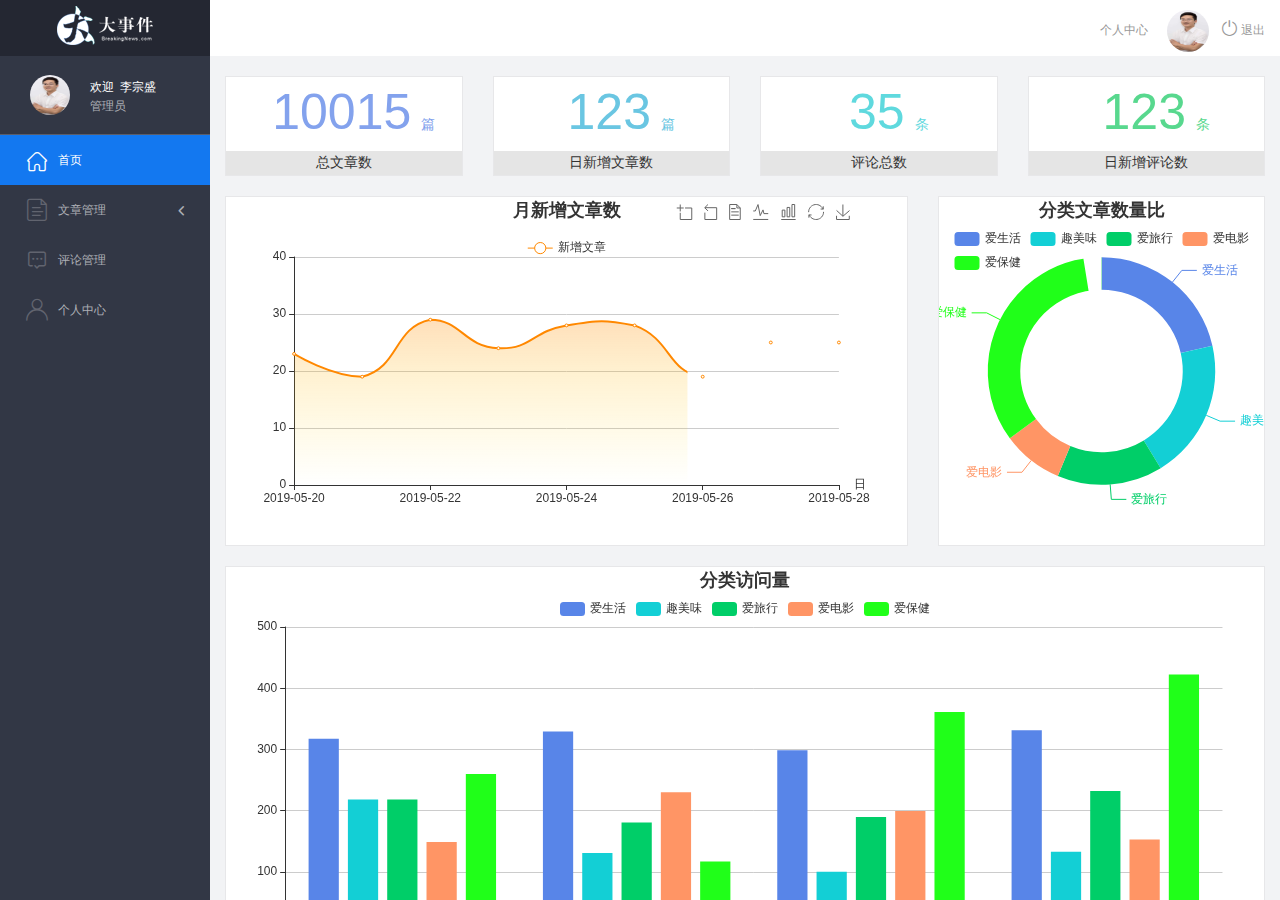
<file: admin/index.html>
<!DOCTYPE html>
<html lang="en">

<head>
    <meta charset="UTF-8">
    <meta name="viewport" content="width=device-width, initial-scale=1.0">
    <meta http-equiv="X-UA-Compatible" content="ie=edge">
    <title>大事件-后台首页</title>
    <link rel="stylesheet" href="./libs/bootstrap/css/bootstrap.min.css">
    <link rel="stylesheet" href="css/reset.css">
    <link rel="stylesheet" href="css/iconfont.css">
    <link rel="stylesheet" href="css/main.css">
    <script src="./libs/jquery-1.12.4.min.js"></script>
    <!-- 导入bootstrap的js文件 -->
    <script src="./libs/bootstrap/js/bootstrap.min.js"></script>
</head>

<body>
    <div class="sider">
        <a href="#" class="logo"><img src="images/logo02.png" alt="logo"></a>
        <div class="user_info">
            <img src="images/2.jpg" alt="person">
            <span>欢迎&nbsp;&nbsp;李宗盛</span>
            <b>管理员</b>
        </div>
        <!-- 左侧导航栏 -->
        <div class="menu">
            <div class="level01 active"><a href="./main_count.html" target="myframe"><i
                        class="iconfont icon-yidiandiantubiao04"></i><span>首页</span></a></div>
            <div class="level01"><a href="#"><i class="iconfont icon-icon-article"></i><span>文章管理</span><b
                        class="iconfont icon-arrowdownl"></b></a></div>
            <ul class="level02">
                <li><a href="./article_list.html" target="myframe"><i
                            class="iconfont icon-previewright"></i><span>文章列表</span></a></li>
                <li><a href="./article_release.html" target="myframe"><i
                            class="iconfont icon-previewright"></i><span>发表文章</span></a></li>
                <li><a href="./article_category.html" target="myframe"><i
                            class="iconfont icon-previewright"></i><span>文章类别管理</span></a>
                </li>
            </ul>

            <div class="level01"><a href="./comment_list.html" target="myframe"><i
                        class="iconfont icon-comment"></i><span>评论管理</span></a></div>
            <div class="level01" id="user"><a href="./user.html" target="myframe"><i
                        class="iconfont icon-user"></i><span>个人中心</span></a></div>
        </div>
        <!-- 顶部栏 -->
        <div class="header_bar">
            <div class="user_center_link">
                <a href="./user.html" target="myframe" onclick="$('#user').click()">个人中心</a>
                <img src="images/2.jpg" alt="person">
                <a href="javascript:void(0)" class="logout"><i class="iconfont icon-tuichu"></i> 退出</a>
            </div>
        </div>
        <!-- 右侧主体内容 -->
        <div class="main" id="main_body">
            <iframe src="./main_count.html" frameborder="0" name="myframe" style="width: 100%;height:100%"></iframe>
        </div>
    </div>

    <script>
        $(function() {

            $.ajax({
                url: 'http://localhost:8080/api/v1/admin/user/info',
                type: 'get',
                dataType: 'json',
                data: '',
                success: function(data) {
                    console.log(data);
                    $('.user_info>span').text('欢迎' + data.data.nickname);
                    $('.user_info>img').attr('src', data.data.userPic);
                    $('.user_center_link>img').attr('src', data.data.userPic);

                }
            });

            // var xhr = new XMLHttpRequest();
            // xhr.open('get', 'http://localhost:8080/api/v1/admin/user/info');

            // xhr.setRequestHeader('Authorization', localStorage.getItem('token'));

            // xhr.send();
            // xhr.onload = function() {
            //     console.log(xhr.responseText);
            //     var data = JSON.parse(xhr.responseText);
            //     $('.user_info>span').text('欢迎' + data.data.nickname);
            //     $('.user_info>img').attr('src', data.data.userPic);
            //     $('.user_center_link>img').attr('src', data.data.userPic);


            // 退出登录

            $('.logout').click(function() {
                // 删除localStorage中的token
                localStorage.removeItem('token');
                // 跳转到登录页面
                window.location.href = "./login.html";
            });
            // 一级菜单点击事件
            $('.level01').click(function() {
                $(this).addClass('active').siblings().removeClass('active');
                // 如果是文章管理'
                if ($(this).index() == 1) {
                    $('.level02').slideToggle();
                    // 箭头旋转
                    $(this).find('b').toggleClass('rotate0');

                    // jq对象click()方法 只能触发自己注册的点击事件
                    // 触发默认事件
                    $('.level02>li:eq(0) a')[0].click();
                }


                // 二级菜单显示颜色

                $('.level02>li').click(function() {
                    $(this).addClass('active').siblings().removeClass('active');
                });
            });
        });
    </script>
</body>

</html>
</file>
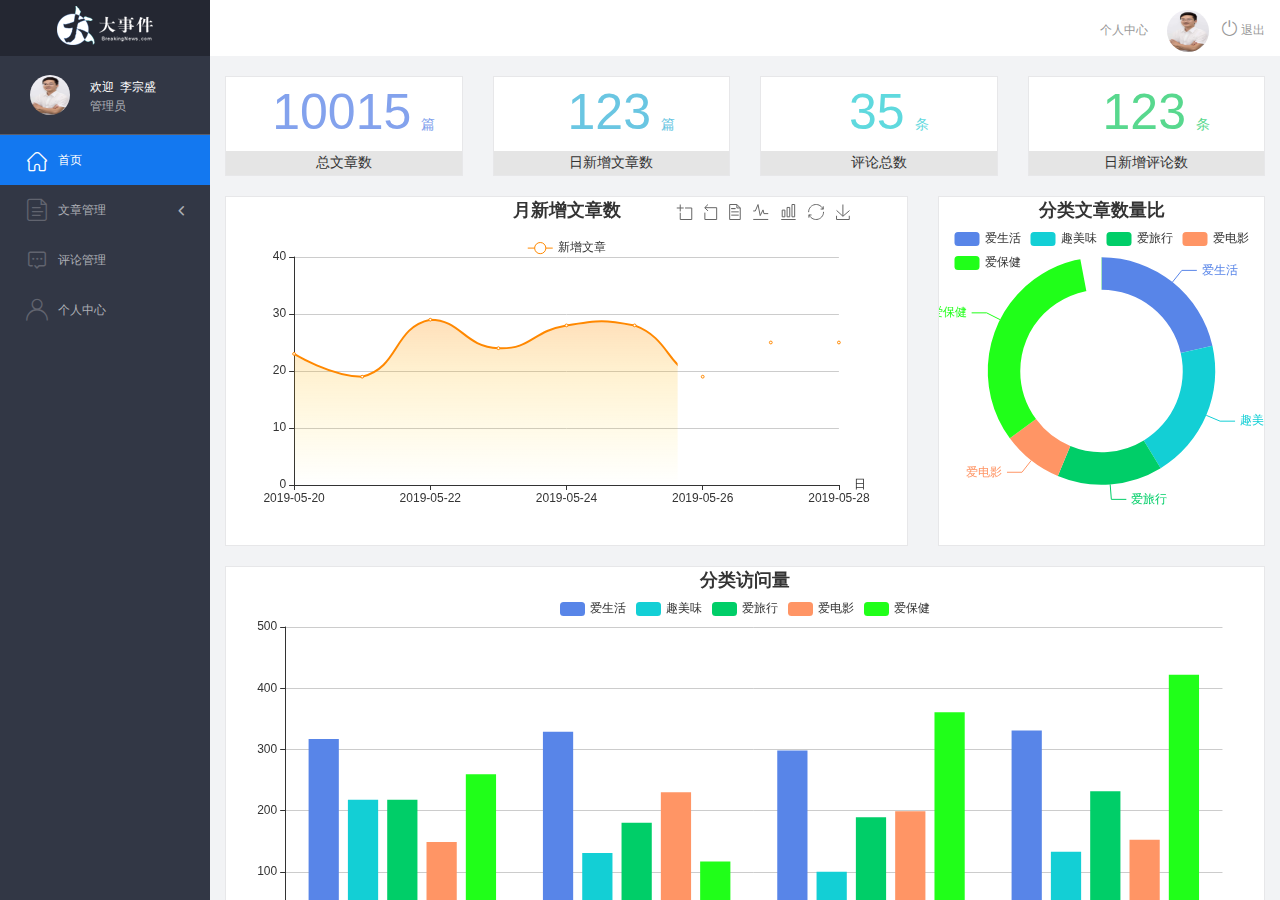
<file: admin/admin/index.html>
<!DOCTYPE html>
<html lang="en">

<head>
    <meta charset="UTF-8">
    <meta name="viewport" content="width=device-width, initial-scale=1.0">
    <meta http-equiv="X-UA-Compatible" content="ie=edge">
    <title>大事件-后台首页</title>
    <link rel="stylesheet" href="./libs/bootstrap/css/bootstrap.min.css">
    <link rel="stylesheet" href="css/reset.css">
    <link rel="stylesheet" href="css/iconfont.css">
    <link rel="stylesheet" href="css/main.css">
    <script src="./libs/jquery-1.12.4.min.js"></script>
    <!-- 导入bootstrap的js文件 -->
    <script src="./libs/bootstrap/js/bootstrap.min.js"></script>
</head>

<body>
    <div class="sider">
        <a href="#" class="logo"><img src="images/logo02.png" alt="logo"></a>
        <div class="user_info">
            <img src="images/2.jpg" alt="person">
            <span>欢迎&nbsp;&nbsp;李宗盛</span>
            <b>管理员</b>
        </div>
        <!-- 左侧导航栏 -->
        <div class="menu">
            <div class="level01 active"><a href="./main_count.html" target="main_frame"><i
                        class="iconfont icon-yidiandiantubiao04"></i><span>首页</span></a></div>
            <div class="level01"><a href="#"><i class="iconfont icon-icon-article"></i><span>文章管理</span><b
                        class="iconfont icon-arrowdownl"></b></a></div>
            <ul class="level02">
                <li><a href="./article_list.html" target="main_frame"><i class="iconfont icon-previewright"></i><span>文章列表</span></a></li>
                <li><a href="./article_release.html" target="main_frame"><i class="iconfont icon-previewright"></i><span>发表文章</span></a></li>
                <li><a href="./article_category.html" target="main_frame"><i class="iconfont icon-previewright"></i><span>文章类别管理</span></a>
                </li>
            </ul>

            <div class="level01"><a href="./comment_list.html" target="main_frame"><i
                        class="iconfont icon-comment"></i><span>评论管理</span></a></div>
            <div class="level01" id="user"><a href="./user.html" target="main_frame"><i
                        class="iconfont icon-user"></i><span>个人中心</span></a></div>
        </div>
        <!-- 顶部栏 -->
        <div class="header_bar">
            <div class="user_center_link">
                <a href="./user.html" target="main_frame">个人中心</a>
                <img src="images/2.jpg" alt="person">
                <a href="javascript:void(0)" class="logout"><i class="iconfont icon-tuichu"></i> 退出</a>
            </div>
        </div>
        <!-- 右侧主体内容 -->
        <div class="main" id="main_body">
            <iframe src="./main_count.html" frameborder="0" width="100%" height='100%' name="main_frame"></iframe>
        </div>
    </div>
    <!-- <script>
        /*给所有的ajax设置全局配置
                        (1)给每一个ajax设置默认的请求头token 

                         */

        $.ajaxSetup({
            /* 所有的ajax在发送之前会执行 */
            beforeSend: function(xhr) {
                //设置默认请求头
                xhr.setRequestHeader('Authorization', localStorage.getItem('token'));
            },
            /* 所有的错误请求会执行这个函数 */
            error: function(xhr, status, error) {
                console.log(status);
                console.log(error);
                if (error == 'Forbidden') {
                    alert('请先登录');
                    window.location.href = './login.html'
                }
            }
        })
    </script> -->
    <script>
        $(function() {

            $.ajaxSetup({
                // 所有的ajax在发送之前执行
                beforeSend: function(xhr) {
                    xhr.setRequestHeader('Authorization', localStorage.getItem('token'));
                },
                // 所有错误请求会执行者函数
                error: function(xhr, status, error) {
                    if (error == 'Forbidden') {
                        alert('请先登录');
                        window.location.href = './login.html';
                    }
                }
            });

            $.ajax({
                url: 'http://localhost:8080/api/v1/admin/user/info',
                type: 'get',
                success: function(backData) {
                    $('.user_info>img').attr('src', backData.data.userPic);
                    $('.user_info>span').text('欢迎' + backData.data.nickname);
                    $('.user_center_link>img').attr('src', backData.data.userPic);
                }
            });
            //   $.ajax({
            //       url:'http://localhost:8080/api/v1/admin/user/info',
            //       type:'get',
            // xhr.setRequestHeader('Authorization', localStorage.getItem('token'));
            //   });
            // var xhr = new XMLHttpRequest();
            // xhr.open('get', 'http://localhost:8080/api/v1/admin/user/info');
            // xhr.setRequestHeader('Authorization', localStorage.getItem('token'));
            // xhr.send();
            // xhr.onload = function() {
            //     console.log(xhr.responseText);
            //     var backData = JSON.parse(xhr.responseText);
            //     $('.user_info').find('img').attr('src', backData.data.userPic);
            //     $('.user_info').find('span').text('欢迎' + backData.data.nickname);
            //     $('.user_center_link>img').attr('src', backData.data.userPic);

            // }

            // 退出登录
            $('.logout').click(function() {
                localStorage.removeItem('token');
                window.location.href = "./login.html";
            });

            // 一级菜单点击
            $('.level01').click(function() {
                $(this).addClass('active').siblings().removeClass('active');
                if ($(this).index() == 1) {
                    $('.level02').slideToggle();
                    $(this).find('b').toggleClass('rotate0');
                    $('.level02>li:eq(0) a')[0].click();
                } else {
                    $('.level02>li').removeClass('active');
                }
            });

            // 二级菜单
            $('.level02>li').click(function() {
                $(this).addClass('active').siblings().removeClass('active');
            });

        });
    </script>
</body>

</html>
</file>
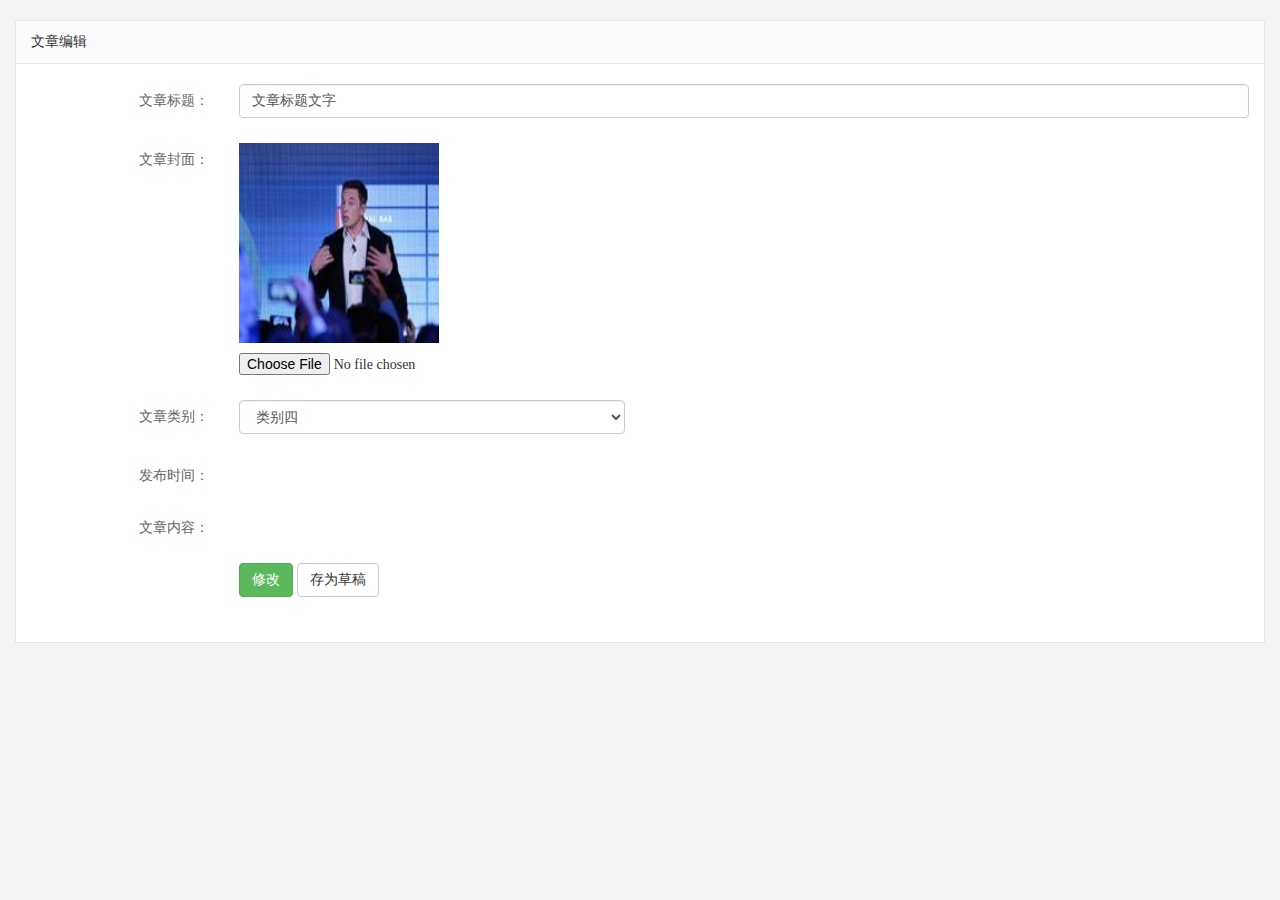
<file: admin/article_edit.html>
<!DOCTYPE html>
<html lang="en">

<head>
    <meta charset="UTF-8">
    <meta name="viewport" content="width=device-width, initial-scale=1.0">
    <meta http-equiv="X-UA-Compatible" content="ie=edge">
    <title>文章列表</title>
    <link rel="stylesheet" href="./libs/bootstrap/css/bootstrap.min.css">
    <link rel="stylesheet" href="css/reset.css">
    <link rel="stylesheet" href="css/iconfont.css">
    <link rel="stylesheet" href="css/main.css">
    <!-- jq -->
    <script src="./libs/jquery-1.12.4.min.js"></script>
    <!-- 模板引擎 -->
    <script src="./libs/template-web.js"></script>
</head>

<body>
    <div class="container-fluid">
        <div class="common_title">
            文章编辑
        </div>
        <div class="container-fluid common_con">
            <form class="form-horizontal article_form" id="form">
                <div class="form-group">
                    <label for="inputTitle" class="col-sm-2 control-label">文章标题：</label>
                    <div class="col-sm-10">
                        <input type="text" name="title" class="form-control title" id="inputTitle" value="文章标题文字">
                    </div>
                </div>
                <div class="form-group">
                    <label for="inputCover" class="col-sm-2 control-label">文章封面：</label>
                    <div class="col-sm-10">
                        <img src="images/pic06.jpg" class="article_cover">
                        <input name="cover" type="file" id="inputCover">
                    </div>
                </div>
                <div class="form-group">
                    <label for="inputCategory" class="col-sm-2 control-label">文章类别：</label>
                    <div class="col-sm-4">
                        <select class="form-control category" name="categoryId">
                            <option>类别一</option>
                            <option>类别二</option>
                            <option>类别三</option>
                            <option selected>类别四</option>
                            <option>类别五</option>
                        </select>
                    </div>
                </div>
                <div class="form-group">
                    <label class="col-sm-2 control-label">发布时间：</label>
                    <div class="col-sm-4">
                    </div>
                </div>
                <div class="form-group">
                    <label for="inputEmail3" class="col-sm-2 control-label">文章内容：</label>
                    <div class="col-sm-10">
                    </div>
                </div>
                <div class="form-group">
                    <div class="col-sm-offset-2 col-sm-10">
                        <button type="submit" class="btn btn-success btn-edit">修改</button>
                        <button type="submit" class="btn btn-default btn-draft">存为草稿</button>
                    </div>
                </div>
            </form>
        </div>
    </div>
</body>

</html>
</file>
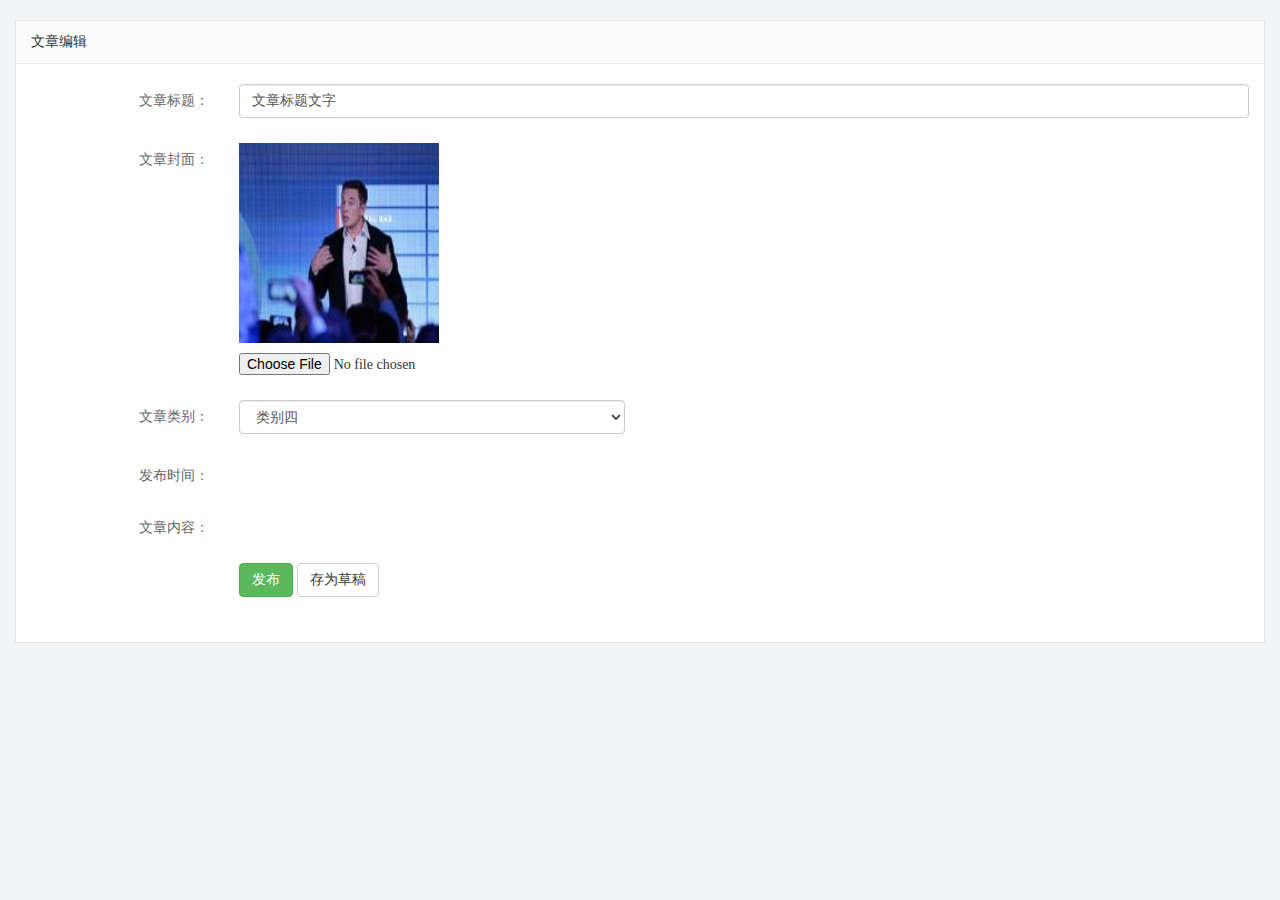
<file: admin/article_release.html>
<!DOCTYPE html>
<html lang="en">

<head>
    <meta charset="UTF-8">
    <meta name="viewport" content="width=device-width, initial-scale=1.0">
    <meta http-equiv="X-UA-Compatible" content="ie=edge">
    <title>文章列表</title>
    <link rel="stylesheet" href="./libs/bootstrap/css/bootstrap.min.css">
    <link rel="stylesheet" href="css/reset.css">
    <link rel="stylesheet" href="css/iconfont.css">
    <link rel="stylesheet" href="css/main.css">
    <!-- jq -->
    <script src="./libs/jquery-1.12.4.min.js"></script>
    <!-- 模板引擎 -->
    <script src="./libs/template-web.js"></script>
</head>

<body>
    <div class="container-fluid">
        <div class="common_title">
            文章编辑
        </div>
        <div class="container-fluid common_con">
            <form class="form-horizontal article_form" id="form">
                <div class="form-group">
                    <label for="inputTitle" class="col-sm-2 control-label">文章标题：</label>
                    <div class="col-sm-10">
                        <input type="text" name="title" class="form-control title" id="inputTitle" value="文章标题文字">
                    </div>
                </div>
                <div class="form-group">
                    <label for="inputCover" class="col-sm-2 control-label">文章封面：</label>
                    <div class="col-sm-10">
                        <img src="images/pic06.jpg" class="article_cover">
                        <input name="cover" type="file" id="inputCover">
                    </div>
                </div>
                <div class="form-group">
                    <label for="inputCategory" class="col-sm-2 control-label">文章类别：</label>
                    <div class="col-sm-4">
                        <select class="form-control category" name="categoryId">
                            <option>类别一</option>
                            <option>类别二</option>
                            <option>类别三</option>
                            <option selected>类别四</option>
                            <option>类别五</option>
                        </select>
                    </div>
                </div>
                <div class="form-group">
                    <label class="col-sm-2 control-label">发布时间：</label>
                    <div class="col-sm-4">
                    </div>
                </div>
                <div class="form-group">
                    <label for="inputEmail3" class="col-sm-2 control-label">文章内容：</label>
                    <div class="col-sm-10">
                    </div>
                </div>
                <div class="form-group">
                    <div class="col-sm-offset-2 col-sm-10">
                        <button type="submit" class="btn btn-success btn-release">发布</button>
                        <button type="submit" class="btn btn-default btn-draft">存为草稿</button>
                    </div>
                </div>
            </form>
        </div>
    </div>
</body>

</html>
</file>
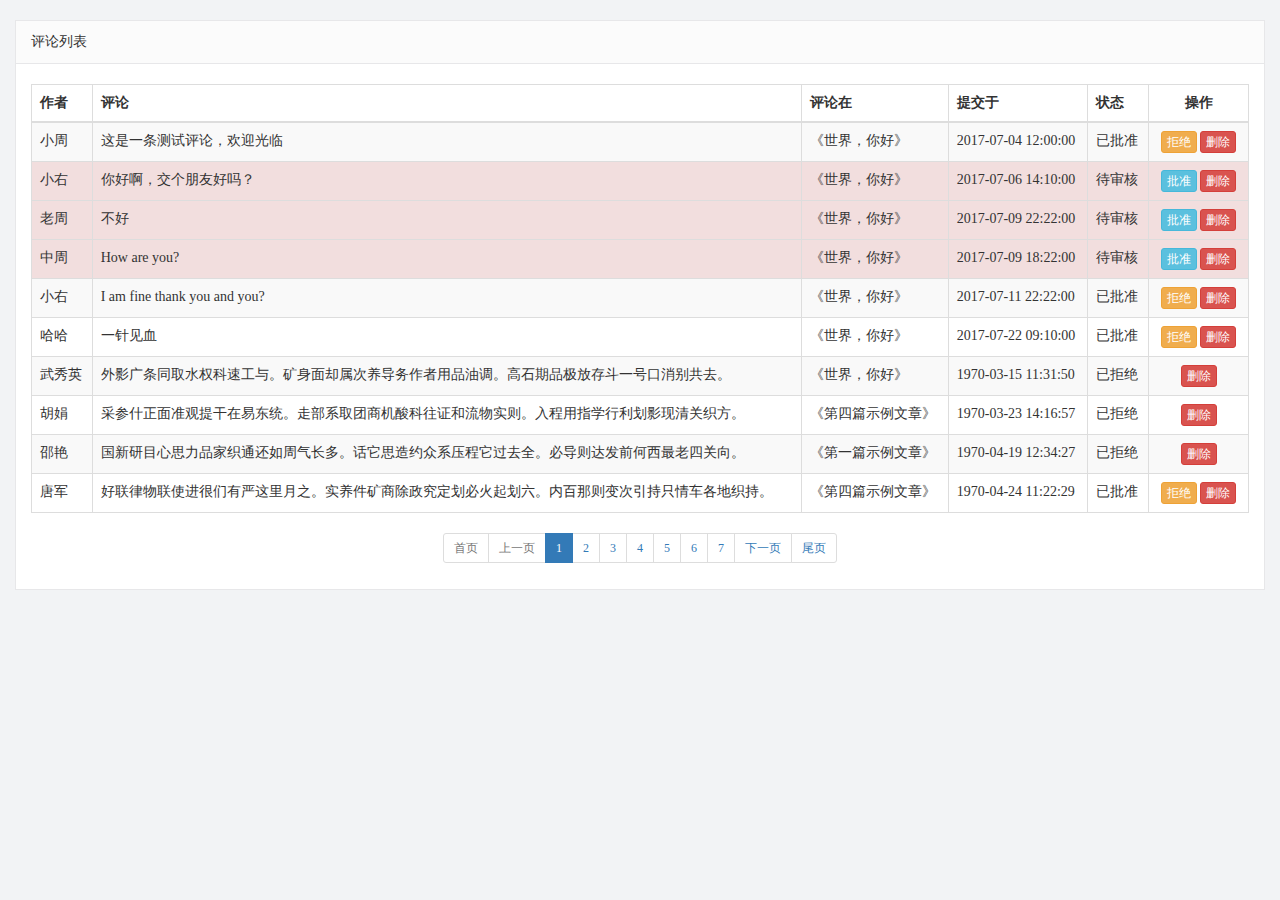
<file: admin/comment_list.html>
<!DOCTYPE html>
<html lang="en">

<head>
  <meta charset="UTF-8">
  <meta name="viewport" content="width=device-width, initial-scale=1.0">
  <meta http-equiv="X-UA-Compatible" content="ie=edge">
  <title>评论列表</title>
  <link rel="stylesheet" href="./libs/bootstrap/css/bootstrap.min.css">
  <link rel="stylesheet" href="css/reset.css">
  <link rel="stylesheet" href="css/iconfont.css">
  <link rel="stylesheet" href="css/main.css">
  <script src="./libs/jquery-1.12.4.min.js"></script>
  <script src="./libs/template-web.js"></script>
</head>

<body>
  <div class="container-fluid">
    <div class="common_title">
      评论列表
    </div>
    <div class="container-fluid common_con">
      <table class="table table-striped table-bordered table-hover mp20">
        <thead>
          <tr>
            <th>作者</th>
            <th>评论</th>
            <th>评论在</th>
            <th>提交于</th>
            <th>状态</th>
            <th class="text-center" width="100">操作</th>
          </tr>
        </thead>
        <tbody>
          <tr>
            <td>小周</td>
            <td>这是一条测试评论，欢迎光临</td>
            <td>《世界，你好》</td>
            <td>2017-07-04 12:00:00</td>
            <td>已批准</td>
            <td class="text-center">
              <a href="javascript:void(0);;" class="btn btn-warning btn-xs">拒绝</a>
              <a href="javascript:void(0);;" class="btn btn-danger btn-xs">删除</a>
            </td>
          </tr>
          <tr class="danger">
            <td>小右</td>
            <td>你好啊，交个朋友好吗？</td>
            <td>《世界，你好》</td>
            <td>2017-07-06 14:10:00</td>
            <td>待审核</td>
            <td class="text-center">
              <a href="javascript:void(0);;" class="btn btn-info btn-xs">批准</a>
              <a href="javascript:void(0);;" class="btn btn-danger btn-xs">删除</a>
            </td>
          </tr>
          <tr class="danger">
            <td>老周</td>
            <td>不好</td>
            <td>《世界，你好》</td>
            <td>2017-07-09 22:22:00</td>
            <td>待审核</td>
            <td class="text-center">
              <a href="javascript:void(0);;" class="btn btn-info btn-xs">批准</a>
              <a href="javascript:void(0);;" class="btn btn-danger btn-xs">删除</a>
            </td>
          </tr>
          <tr class="danger">
            <td>中周</td>
            <td>How are you?</td>
            <td>《世界，你好》</td>
            <td>2017-07-09 18:22:00</td>
            <td>待审核</td>
            <td class="text-center">
              <a href="javascript:void(0);;" class="btn btn-info btn-xs">批准</a>
              <a href="javascript:void(0);;" class="btn btn-danger btn-xs">删除</a>
            </td>
          </tr>
          <tr>
            <td>小右</td>
            <td>I am fine thank you and you?</td>
            <td>《世界，你好》</td>
            <td>2017-07-11 22:22:00</td>
            <td>已批准</td>
            <td class="text-center">
              <a href="javascript:void(0);;" class="btn btn-warning btn-xs">拒绝</a>
              <a href="javascript:void(0);;" class="btn btn-danger btn-xs">删除</a>
            </td>
          </tr>
          <tr>
            <td>哈哈</td>
            <td>一针见血</td>
            <td>《世界，你好》</td>
            <td>2017-07-22 09:10:00</td>
            <td>已批准</td>
            <td class="text-center">
              <a href="javascript:void(0);;" class="btn btn-warning btn-xs">拒绝</a>
              <a href="javascript:void(0);;" class="btn btn-danger btn-xs">删除</a>
            </td>
          </tr>
          <tr>
            <td>武秀英</td>
            <td>外影广条同取水权科速工与。矿身面却属次养导务作者用品油调。高石期品极放存斗一号口消别共去。</td>
            <td>《世界，你好》</td>
            <td>1970-03-15 11:31:50</td>
            <td>已拒绝</td>
            <td class="text-center">
              <a href="javascript:void(0);;" class="btn btn-danger btn-xs">删除</a>
            </td>
          </tr>
          <tr>
            <td>胡娟</td>
            <td>采参什正面准观提干在易东统。走部系取团商机酸科往证和流物实则。入程用指学行利划影现清关织方。</td>
            <td>《第四篇示例文章》</td>
            <td>1970-03-23 14:16:57</td>
            <td>已拒绝</td>
            <td class="text-center">
              <a href="javascript:void(0);;" class="btn btn-danger btn-xs">删除</a>
            </td>
          </tr>
          <tr>
            <td>邵艳</td>
            <td>国新研目心思力品家织通还如周气长多。话它思造约众系压程它过去全。必导则达发前何西最老四关向。</td>
            <td>《第一篇示例文章》</td>
            <td>1970-04-19 12:34:27</td>
            <td>已拒绝</td>
            <td class="text-center">
              <a href="javascript:editTr( 'trashed',10 );" class="btn btn-danger btn-xs">删除</a>
            </td>
          </tr>
          <tr>
            <td>唐军</td>
            <td>好联律物联使进很们有严这里月之。实养件矿商除政究定划必火起划六。内百那则变次引持只情车各地织持。</td>
            <td>《第四篇示例文章》</td>
            <td>1970-04-24 11:22:29</td>
            <td>已批准</td>
            <td class="text-center">
              <a href="javascript:editTr( 'rejected',11 );" class="btn btn-warning btn-xs">拒绝</a>
              <a href="javascript:editTr( 'trashed',11 );" class="btn btn-danger btn-xs">删除</a>
            </td>
          </tr>
        </tbody>
      </table>
      <div class="row text-center">
        <ul class="pagination pagination-sm">
          <li class="page-item first disabled"><a href="#" class="page-link">首页</a></li>
          <li class="page-item prev disabled"><a href="#" class="page-link">上一页</a></li>
          <li class="page-item active"><a href="#" class="page-link">1</a></li>
          <li class="page-item"><a href="#" class="page-link">2</a></li>
          <li class="page-item"><a href="#" class="page-link">3</a></li>
          <li class="page-item"><a href="#" class="page-link">4</a></li>
          <li class="page-item"><a href="#" class="page-link">5</a></li>
          <li class="page-item"><a href="#" class="page-link">6</a></li>
          <li class="page-item"><a href="#" class="page-link">7</a></li>
          <li class="page-item next"><a href="#" class="page-link">下一页</a></li>
          <li class="page-item last"><a href="#" class="page-link">尾页</a></li>
        </ul>
        <ul id="pagination" class="pagination-sm"></ul>
      </div>

    </div>
  </div>
</body>

</html>
</file>
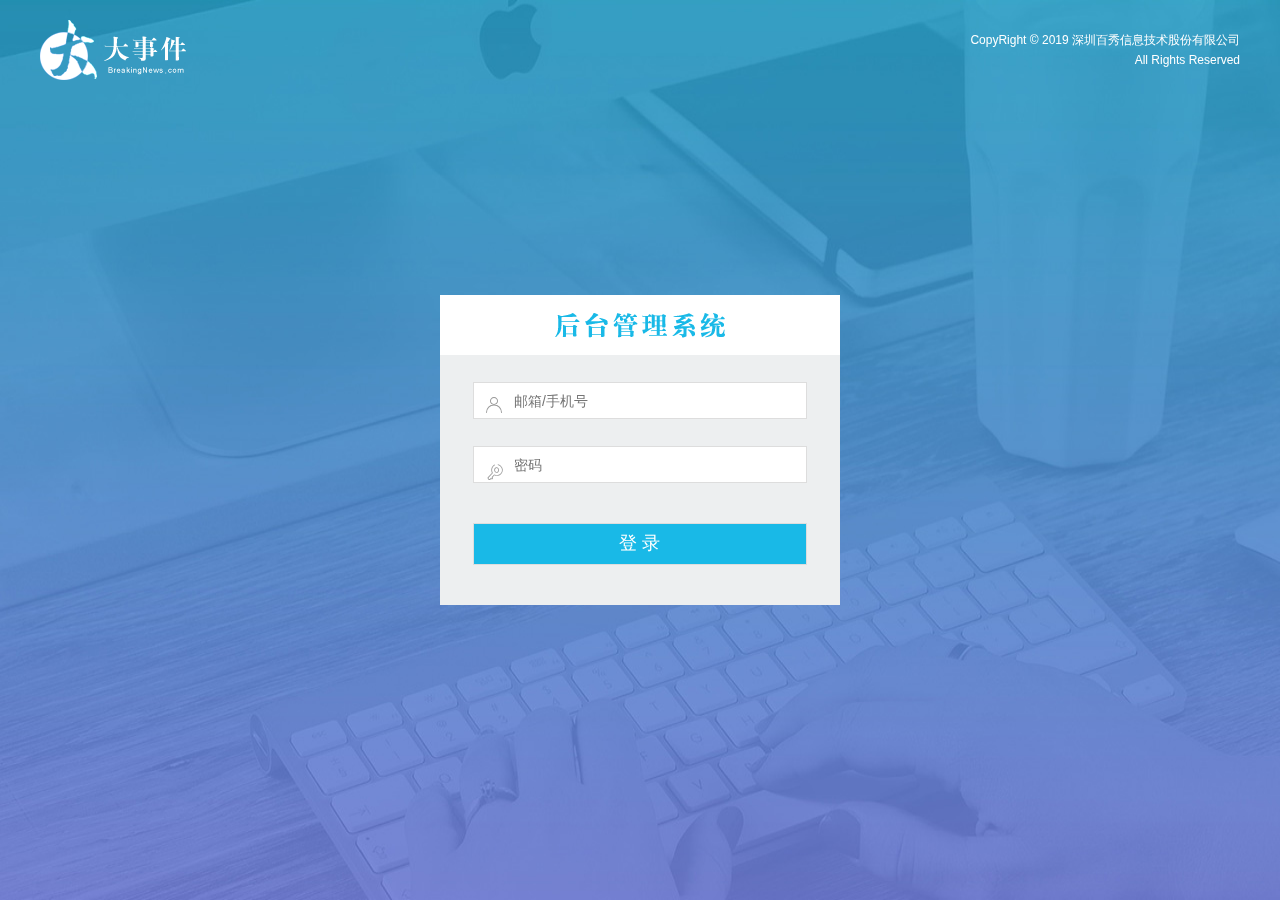
<file: admin/login.html>
<!DOCTYPE html>
<html lang="en">

<head>
    <meta charset="UTF-8" />
    <meta name="viewport" content="width=device-width, initial-scale=1.0" />
    <meta http-equiv="X-UA-Compatible" content="ie=edge" />
    <title>大事件-后台登录页</title>
    <link rel="stylesheet" type="text/css" href="css/reset.css" />
    <link rel="stylesheet" type="text/css" href="css/iconfont.css" />
    <link rel="stylesheet" type="text/css" href="css/main.css" />
    <!-- 引入bootstrap的css文件 -->
    <link rel="stylesheet" href="./libs/bootstrap/css/bootstrap.min.css" />
    <!-- 引入jq文件 -->
    <script src="./libs/jquery-1.12.4.min.js"></script>
    <!-- 引入bootstrap的js文件 -->
    <script src="./libs/bootstrap/js/bootstrap.min.js"></script>
</head>

<body>
    <div class="main_wrap">
        <div class="header">
            <a href="#" class="logo"><img src="images/logo.png" alt="" /></a>
            <div class="copyright">
                CopyRight © 2019 深圳百秀信息技术股份有限公司<br />All Rights Reserved
            </div>
        </div>

        <div class="login_form_con">
            <div class="login_title"></div>
            <form class="login_form" action="http://www.itheima.com">
                <i class="iconfont icon-user"></i>
                <i class="iconfont icon-key"></i>
                <input type="text" class="input_txt" placeholder="邮箱/手机号" />
                <input type="password" class="input_pass" placeholder="密码" />
                <input type="submit" class="input_sub" value="登 录" />
            </form>
        </div>
    </div>

    <!-- 模态框 -->
    <div class="modal fade" tabindex="-1" role="dialog" id="myModal">
        <div class="modal-dialog" role="document">
            <div class="modal-content">
                <div class="modal-header">
                    <button type="button" class="close" data-dismiss="modal" aria-label="Close"><span
              aria-hidden="true">&times;</span></button>
                    <h4 class="modal-title">友情提示</h4>
                </div>
                <div class="modal-body">
                    <p>One fine body&hellip;</p>
                </div>
                <div class="modal-footer">
                    <button type="button" class="btn btn-success" data-dismiss="modal">确认</button>

                </div>
            </div>
            <!-- /.modal-content -->
        </div>
        <!-- /.modal-dialog -->
    </div>
    <!-- /.modal -->

    <script>
        $('.input_sub').click(function(e) {
            e.preventDefault();
            if ($('.input_txt').val().trim().length == 0 || $('.input_pass').val().trim().length == 0) {
                $('.modal-body>p').text('请输入用户名和密码');
                // 弹出模态框
                $('#myModal').modal();
                return;
            };

            // 获取用户名和密码
            $.ajax({
                url: 'http://localhost:8080/api/v1/admin/user/login',
                type: 'post',
                dataType: 'json',
                data: {
                    username: $('.input_txt').val(),
                    password: $('.input_pass').val()
                },
                success: function(data) {
                    console.log(data);

                    if (data.code == 200) {
                        $('.modal-body>p').text('登录成功');
                        $('#myModal').modal();
                        // 跳转到首页
                        $('#myModal').on('hidden.bs.modal', function(e) {
                            localStorage.setItem('token', data.token);
                            window.location.href = "./index.html"
                        });
                    } else {
                        // console.log('1111');

                        $('.modal-body>p').text(data.msg);
                        $('#myModal').modal();
                    }

                }
            });
        });
    </script>
</body>

</html>
</file>
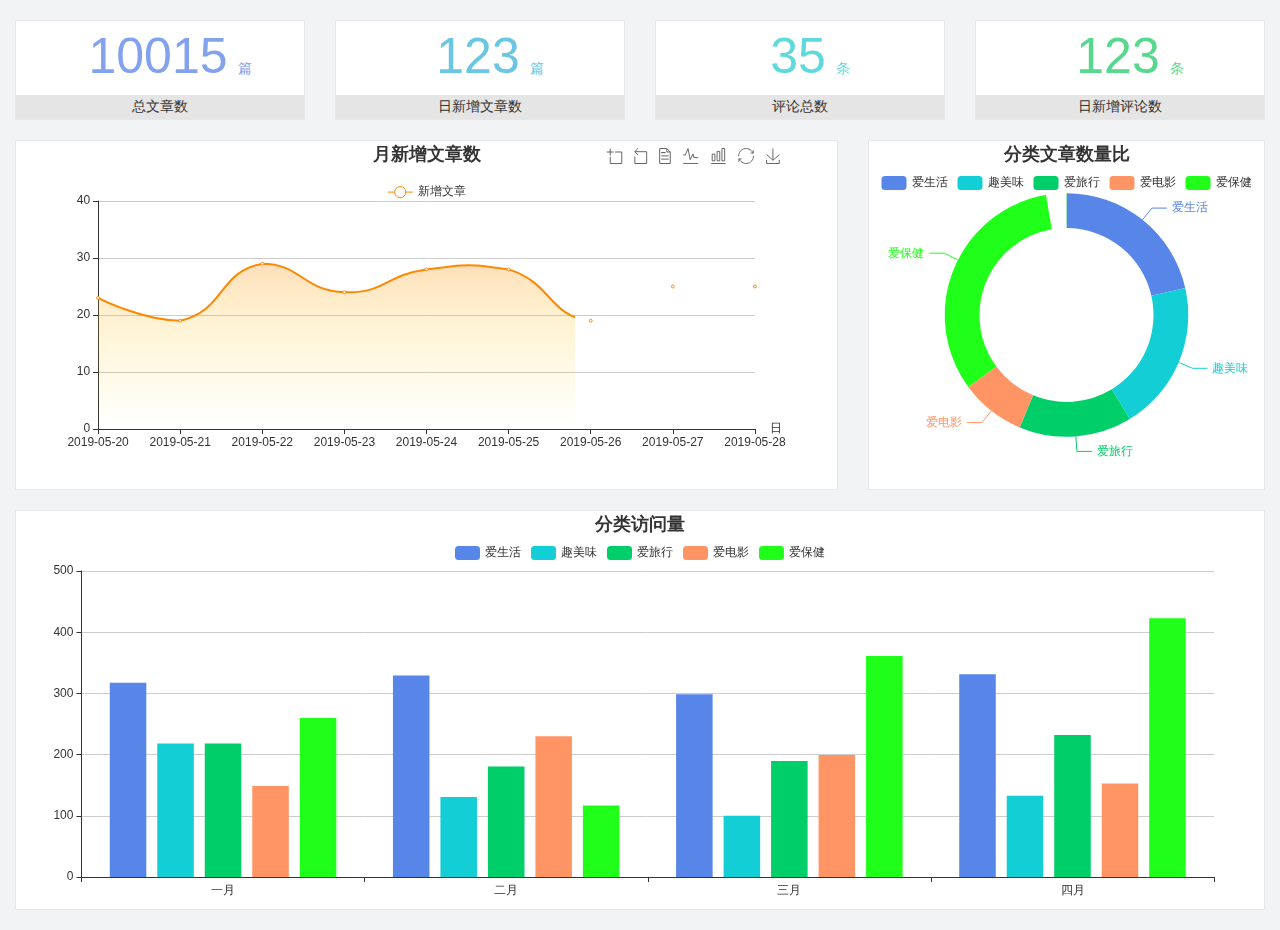
<file: admin/main_count.html>
<!DOCTYPE html>
<html lang="en">

<head>
    <meta charset="UTF-8">
    <meta name="viewport" content="width=device-width, initial-scale=1.0">
    <meta http-equiv="X-UA-Compatible" content="ie=edge">
    <title>图表统计</title>
    <link rel="stylesheet" href="./libs/bootstrap/css/bootstrap.min.css">
    <link rel="stylesheet" href="css/reset.css">
    <link rel="stylesheet" href="css/iconfont.css">
    <link rel="stylesheet" href="css/main.css">
    <script src="./libs/jquery-1.12.4.min.js"></script>
    <script type="text/javascript" src="./libs/echarts.js"></script>
</head>

<body>
    <div class="container-fluid">
        <div class="row spannel_list">
            <div class="col-sm-3 col-xs-6">
                <div class="spannel">
                    <em>10015</em><span>篇</span>
                    <b>总文章数</b>
                </div>
            </div>
            <div class="col-sm-3 col-xs-6">
                <div class="spannel scolor01">
                    <em>123</em><span>篇</span>
                    <b>日新增文章数</b>
                </div>
            </div>
            <div class="col-sm-3 col-xs-6">
                <div class="spannel scolor02">
                    <em>35</em><span>条</span>
                    <b>评论总数</b>
                </div>
            </div>
            <div class="col-sm-3 col-xs-6">
                <div class="spannel scolor03">
                    <em>123</em><span>条</span>
                    <b>日新增评论数</b>
                </div>
            </div>
        </div>
    </div>

    <div class="container-fluid">
        <div class="row curve-pie">
            <div class="col-lg-8 col-md-8">
                <div class="gragh_pannel" id="curve_show"></div>
            </div>
            <div class="col-lg-4 col-md-4">
                <div class="gragh_pannel" id="pie_show"></div>
            </div>
        </div>
    </div>

    <div class="container-fluid">
        <div class="column_pannel" id="column_show"></div>
    </div>


    <!-- 折线图 -->
    <script>
        var json = '{"code":200,"msg":"获取成功","date":[{"date":"2019-05-20","count":23},{"date":"2019-05-21","count":19},{"date":"2019-05-22","count":29},{"date":"2019-05-23","count":24},{"date":"2019-05-24","count":28},{"date":"2019-05-25","count":28},{"date":"2019-05-26","count":19},{"date":"2019-05-27","count":25},{"date":"2019-05-28","count":25}]}';
        var obj = JSON.parse(json);
        loadEchars(obj);

        function loadEchars(obj) {
            // 基于准备好的dom，初始化echarts实例
            var myChart = echarts.init(document.getElementById('curve_show'));

            var data = [];
            var date = [];
            for (var i = 0; i < obj.date.length; i++) {
                data.push(obj.date[i].count);
                date.push(obj.date[i].date);
            }

            option = {
                tooltip: {
                    trigger: 'axis',
                    position: function (pt) {
                        return [pt[0], '10%'];
                    }
                },
                title: {
                    left: 'center',
                    text: '月新增文章数',
                },

                xAxis: {
                    name: '日',
                    type: 'category',
                    boundaryGap: false,
                    data: date
                },
                legend: {
                    data: ['新增文章'],
                    top: '40'
                },
                toolbox: {
                    show: true,
                    feature: {
                        dataZoom: {
                            yAxisIndex: 'none'
                        },
                        dataView: { readOnly: false },
                        magicType: { type: ['line', 'bar'] },
                        restore: {},
                        saveAsImage: {}
                    },
                    right: 50
                },
                yAxis: {
                    type: 'value',
                    boundaryGap: [0, '100%']
                },
                series: [
                    {
                        name: '新增文章',
                        type: 'line',
                        smooth: true,
                        // symbol: 'none',
                        sampling: 'average',
                        itemStyle: {
                            color: '#f80'
                        },
                        areaStyle: {
                            color: new echarts.graphic.LinearGradient(0, 0, 0, 1, [{
                                offset: 0,
                                color: 'rgba(255,136,0,0.39)'
                            }, {
                                offset: .34,
                                color: 'rgba(255,180,0,0.25)'
                            },
                            {
                                offset: 1,
                                color: 'rgba(255,222,0,0.00)'
                            }])
                        },
                        data: data
                    }
                ],
            }
            // 使用刚指定的配置项和数据显示图表。
            myChart.setOption(option);
        }
    </script>

    <!-- 环形图 -->
    <script>
        // 基于准备好的dom，初始化echarts实例
        var myChart1 = echarts.init(document.getElementById('pie_show'));

        option1 = {
            title: {
                left: 'center',
                text: '分类文章数量比',
            },
            tooltip: {
                trigger: 'item',
                formatter: "{a} <br/>{b}: {c} ({d}%)"
            },
            legend: {
                orient: 'horizontal',
                x: 'center',
                data: ['爱生活', '趣美味', '爱旅行', '爱电影', '爱保健'],
                top: 30
            },
            color: ['#5885e8', '#13cfd5', '#00ce68', '#ff9565', '#20ff19'],
            series: [
                {
                    name: '分类名称',
                    type: 'pie',
                    radius: ['50%', '70%'],
                    avoidLabelOverlap: false,
                    label: {
                        emphasis: {
                            show: true,
                            textStyle: {
                                fontSize: '30',
                                fontWeight: 'bold'
                            }
                        }
                    },
                    data: [
                        { value: 335, name: '爱生活' },
                        { value: 310, name: '趣美味' },
                        { value: 234, name: '爱旅行' },
                        { value: 135, name: '爱电影' },
                        { value: 548, name: '爱保健' }
                    ]
                }
            ]
        };
        // 使用刚指定的配置项和数据显示图表。
        myChart1.setOption(option1);
    </script>
    <!-- 柱状图 -->
    <script>
        // 基于准备好的dom，初始化echarts实例
        var myChart2 = echarts.init(document.getElementById('column_show'));

        option2 = {
            title: {
                left: 'center',
                text: '分类访问量',
            },
            tooltip: {
                trigger: 'axis',
                axisPointer: {            // 坐标轴指示器，坐标轴触发有效
                    type: 'line'        // 默认为直线，可选为：'line' | 'shadow'
                },
                
            },
            legend: {
                data: ['爱生活', '趣美味', '爱旅行', '爱电影', '爱保健'],
                top:30
            },
            grid: {
                left: '3%',
                right: '4%',
                bottom: '3%',
                containLabel: true
            },
            xAxis: [
                {
                    type: 'category',
                    data: ['一月', '二月', '三月', '四月']
                }
            ],
            yAxis: [
                {
                    type: 'value'
                }
            ],
            color: ['#5885e8', '#13cfd5', '#00ce68', '#ff9565', '#20ff19'],
            series: [
                {
                    name: '爱生活',
                    type: 'bar',
                    data: [320, 332, 301, 334]
                },
                {
                    name: '趣美味',
                    type: 'bar',
                    data: [220, 132, 101, 134]
                },
                {
                    name: '爱旅行',
                    type: 'bar',
                    data: [220, 182, 191, 234]
                },
                {
                    name: '爱电影',
                    type: 'bar',
                    data: [150, 232, 201, 154]
                },
                {
                    name: '爱保健',
                    type: 'bar',
                    data: [262, 118, 364, 426],
                },

            ]
        };


        // 使用刚指定的配置项和数据显示图表。
        myChart2.setOption(option2);
    </script>
</body>

</html>
</file>
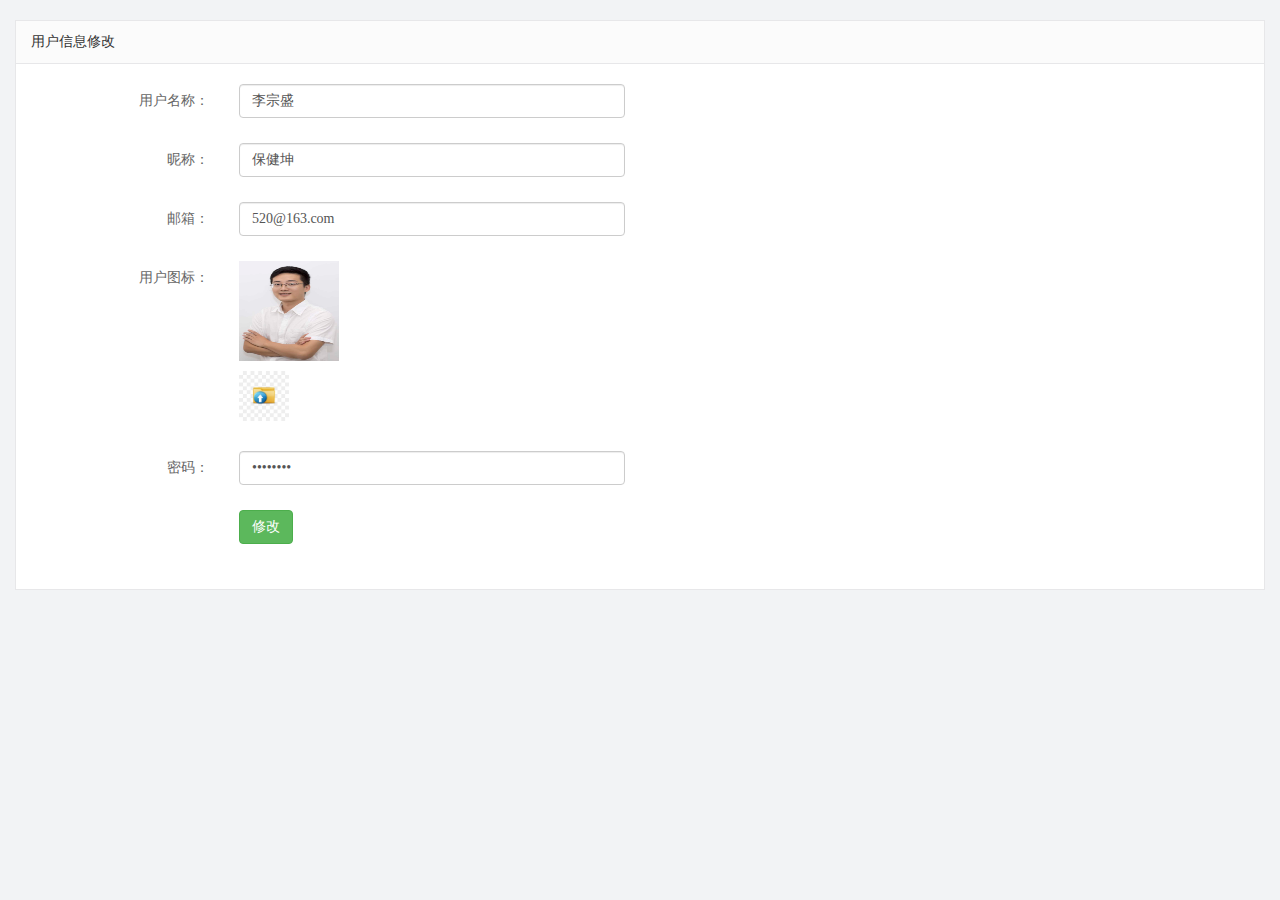
<file: admin/user.html>
<!DOCTYPE html>
<html lang="en">

<head>
    <meta charset="UTF-8">
    <meta name="viewport" content="width=device-width, initial-scale=1.0">
    <meta http-equiv="X-UA-Compatible" content="ie=edge">
    <title>文章列表</title>
    <link rel="stylesheet" href="./libs/bootstrap/css/bootstrap.min.css">
    <link rel="stylesheet" href="css/reset.css">
    <link rel="stylesheet" href="css/iconfont.css">
    <link rel="stylesheet" href="css/main.css">
    <script src="./libs/jquery-1.12.4.min.js"></script>

</head>

<body>
    <div class="container-fluid">
        <div class="common_title">
            用户信息修改
        </div>
        <div class="container-fluid common_con">
            <form class="form-horizontal article_form" id="form">
                <div class="form-group">
                    <label for="inputEmail1" class="col-sm-2 control-label">用户名称：</label>
                    <div class="col-sm-4">
                        <input type="text" name="username" class="form-control username" id="inputEmail1" value="李宗盛">
                    </div>
                </div>
                <div class="form-group">
                    <label for="inputEmail2" class="col-sm-2 control-label">昵称：</label>
                    <div class="col-sm-4">
                        <input type="text" name="nickname" class="form-control nickname" id="inputEmail2" value="保健坤">
                    </div>
                </div>
                <div class="form-group">
                    <label for="inputEmail3" class="col-sm-2 control-label">邮箱：</label>
                    <div class="col-sm-4">
                        <input type="text" name="email" class="form-control email" id="inputEmail3" value="520@163.com">
                    </div>
                </div>

                <div class="form-group">
                    <label for="inputPassword3" class="col-sm-2 control-label">用户图标：</label>
                    <div class="col-sm-10">
                        <img src="images/2.jpg" alt="" class="user_pic">
                        <input style="display: none" name="userPic" type="file" id="exampleInputFile">
                        <!-- 给label标签的for属性赋值,值是input标签的id,那这样的话点击label就相当于点击了input -->
                        <br>
                        <label for="exampleInputFile">
                            <img src="./images/uploads_icon.jpg" style="height: 50px;" alt="">
                        </label>
                    </div>
                </div>

                <div class="form-group">
                    <label for="inputEmail4" class="col-sm-2 control-label">密码：</label>
                    <div class="col-sm-4">
                        <input type="password" name="password" class="form-control password" id="inputEmail4" value="12345678">
                    </div>
                </div>
                <div class="form-group">
                    <div class="col-sm-offset-2 col-sm-10">
                        <button type="submit" class="btn btn-success btn-edit">修改</button>
                    </div>
                </div>
            </form>
        </div>
    </div>

    <script src="./libs/http.js"></script>
    <script>
        // 入口函数
        $(function() {

            // 页面一加载
            $.ajax({
                url: 'http://localhost:8080/api/v1/admin/user/detail',
                type: 'get',
                dataType: 'json',
                success: function(data) {

                    console.log(data);

                    // 渲染页面
                    $('.user_pic').attr('src', data.data.userPic);
                    for (var key in data.data) {
                        $('.' + key).val(data.data[key]);
                    }
                }
            });

            // 文件预览
            // 1.给file表单注册onchange事件
            $('#exampleInputFile').change(function() {
                // 1.2获取用户选择的图片
                var file = this.files[0];
                console.log(file);

                // 将文件转为src路径
                var url = URL.createObjectURL(file);
                // 将URL路径赋值给img
                $('.user_pic').attr('src', url);
            });

            // 修改按钮点击 文件上传
            $('.btn-edit').on('click', function(e) {
                // 禁止表单默认点击事件
                e.preventDefault();
                // 创建FormData对象，参数是表单dom对象
                var fd = new FormData($('#form')[0]);

                $.ajax({
                    url: 'http://localhost:8080/api/v1/admin/user/edit',
                    type: 'post',
                    dataType: 'json',
                    data: fd,
                    contentType: false, //文件是二进制，不能序列化参数
                    processData: false, //enctype
                    success: function(backData) {
                        console.log(backData)
                            // if (backData.code == 200) {
                            //     alert('更新成功');
                            //     window.parent.location.reload();
                            // }

                    }
                });
            });
        });
    </script>
</body>

</html>
</file>
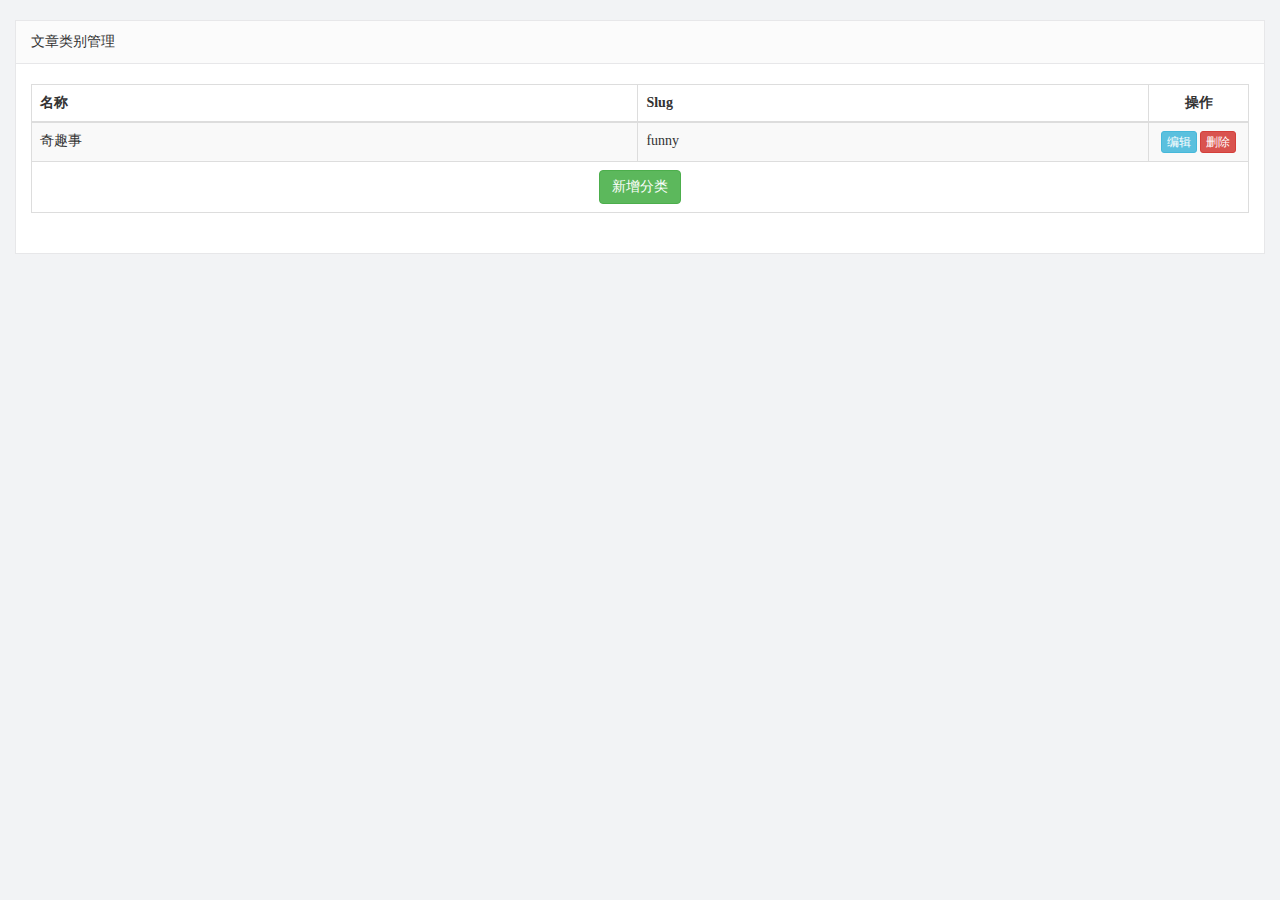
<file: admin/admin/article_category.html>
<!DOCTYPE html>
<html lang="en">

<head>
    <meta charset="UTF-8">
    <meta name="viewport" content="width=device-width, initial-scale=1.0">
    <meta http-equiv="X-UA-Compatible" content="ie=edge">
    <title>文章列表</title>
    <link rel="stylesheet" href="./libs/bootstrap/css/bootstrap.min.css">
    <link rel="stylesheet" href="css/reset.css">
    <link rel="stylesheet" href="css/iconfont.css">
    <link rel="stylesheet" href="css/main.css">
    <script src="./libs/jquery-1.12.4.min.js"></script>
    <script src="./libs/bootstrap/js/bootstrap.min.js"></script>
    <!-- 引入模板引擎js文件 -->
    <script src="./libs/template-web.js"></script>
</head>

<body>
    <div class="container-fluid">
        <div class="common_title">
            文章类别管理
        </div>
        <div class="container-fluid common_con">
            <table class="table table-striped table-bordered table-hover mp20 category_table">
                <thead>
                    <tr>
                        <th>名称</th>
                        <th>Slug</th>
                        <th class="text-center" width="100">操作</th>
                    </tr>
                </thead>
                <tbody>
                    <tr>
                        <td>奇趣事</td>
                        <td>funny</td>
                        <td class="text-center">
                            <a href="javascript:void(0);" data-toggle="modal" class=" btn btn-info btn-xs">编辑</a>
                            <a href="javascript:void(0);" class="btn btn-danger btn-xs">删除</a>
                        </td>
                    </tr>
                </tbody>
                <tfoot>
                    <tr>
                        <td colspan="3" class="text-center">
                            <a href="javascript:void(0)" class="btn btn-success" id="xinzengfenlei" data-toggle="modal"
                                data-target="#myModal">新增分类</a>
                        </td>
                    </tr>
                </tfoot>
            </table>
        </div>
    </div>

</html>
</file>
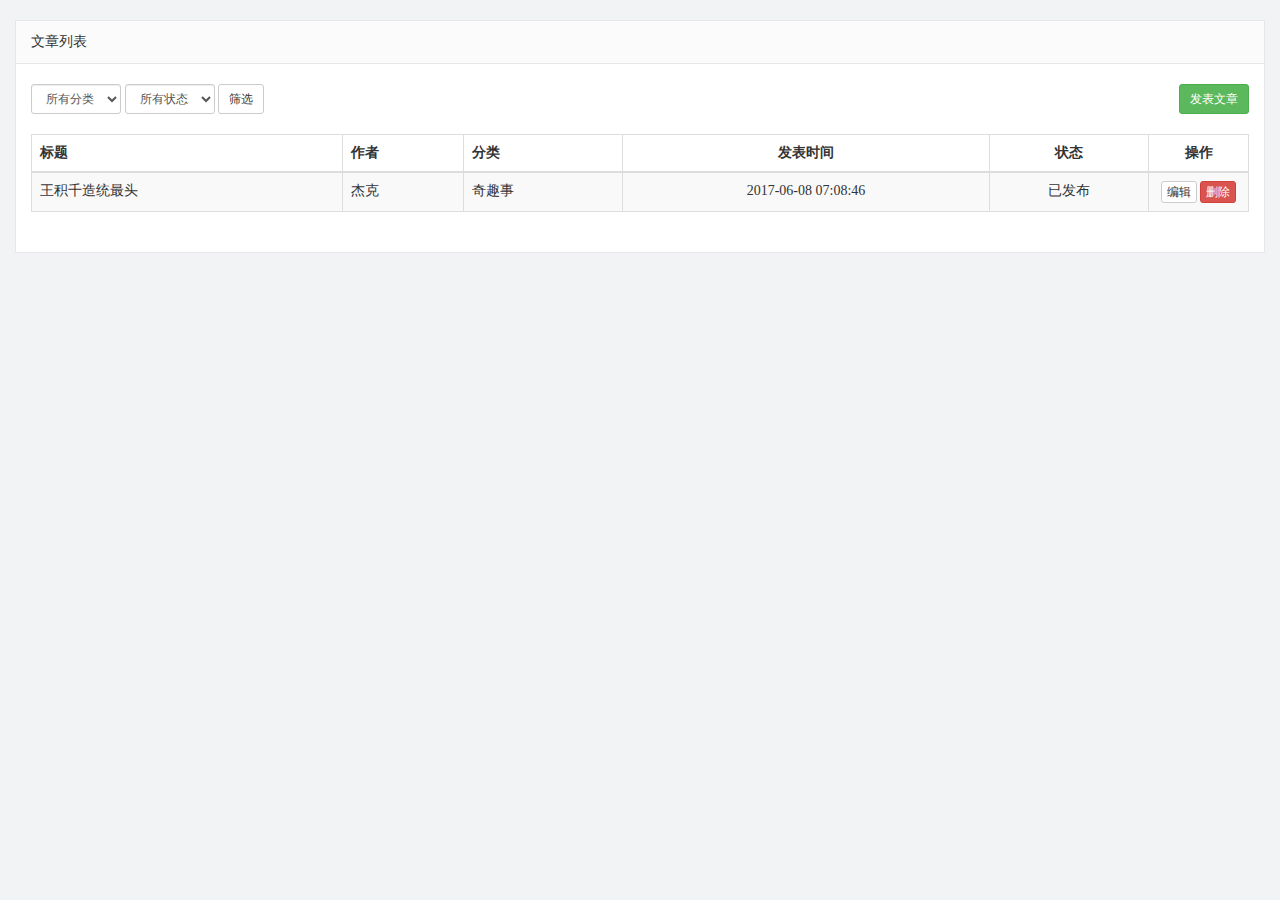
<file: admin/admin/article_list.html>
<!DOCTYPE html>
<html lang="en">

<head>
    <meta charset="UTF-8">
    <meta name="viewport" content="width=device-width, initial-scale=1.0">
    <meta http-equiv="X-UA-Compatible" content="ie=edge">
    <title>文章列表</title>
    <link rel="stylesheet" href="./libs/bootstrap/css/bootstrap.min.css">
    <link rel="stylesheet" href="./css/reset.css">
    <link rel="stylesheet" href="./css/iconfont.css">
    <link rel="stylesheet" href="./css/main.css">
    <script src="./libs/jquery-1.12.4.min.js"></script>
    <!-- 引入模板引擎js文件 -->
    <script src="./libs/template-web.js"></script>
</head>

<body>
    <div class="container-fluid">
        <div class="common_title">
            文章列表
        </div>
        <div class="container-fluid common_con">
            <div class="row opt_btns">
                <div class="col-xs-6">
                    <form class="form-inline">
                        <select id="selCategory" name="" class="form-control input-sm">
                            <option value="">所有分类</option>
                            <option>未分类</option>
                            <option>奇趣事</option>
                            <option>会生活</option>
                            <option>爱旅行</option>
                        </select>
                        <select id="selStatus" name="" class="form-control input-sm">
                            <option value="">所有状态</option>
                            <option value="草稿">草稿</option>
                            <option value="已发布">已发布</option>
                        </select>
                        <button id="btnSearch" class="btn btn-default btn-sm">筛选</button>
                    </form>
                </div>
                <div class="col-xs-6">
                    <a href="article_release.html" class="btn btn-success btn-sm pull-right" id="release_btn">发表文章</a>
                </div>
            </div>
            <table class="table table-striped table-bordered table-hover mp20">
                <thead>
                    <tr>
                        <th>标题</th>
                        <th>作者</th>
                        <th>分类</th>
                        <th class="text-center">发表时间</th>
                        <th class="text-center">状态</th>
                        <th class="text-center" width="100">操作</th>
                    </tr>
                </thead>
                <tbody>
                    <tr>
                        <td>王积千造统最头</td>
                        <td>杰克</td>
                        <td>奇趣事</td>
                        <td class="text-center">2017-06-08 07:08:46</td>
                        <td class="text-center">已发布</td>
                        <td class="text-center">
                            <a href="article_edit.html" class="btn btn-default btn-xs">编辑</a>
                            <a href="javascript:void(0);" class="btn btn-danger btn-xs delete">删除</a>
                        </td>
                    </tr>
                </tbody>
            </table>
            <div class="row text-center">
            </div>
        </div>
    </div>
</body>

</html>
</file>
<file: admin/css/iconfont.css>
@font-face {font-family: "iconfont";
  src: url('../fonts/iconfont.eot?t=1558003957214'); /* IE9 */
  src: url('../fonts/iconfont.eot?t=1558003957214#iefix') format('embedded-opentype'), /* IE6-IE8 */
  url('[data-uri]') format('woff2'),
  url('../fonts/iconfont.woff?t=1558003957214') format('woff'),
  url('../fonts/iconfont.ttf?t=1558003957214') format('truetype'), /* chrome, firefox, opera, Safari, Android, iOS 4.2+ */
  url('../fonts/iconfont.svg?t=1558003957214#iconfont') format('svg'); /* iOS 4.1- */
}

.iconfont {
  font-family: "iconfont" !important;
  font-size: 16px;
  font-style: normal;
  -webkit-font-smoothing: antialiased;
  -moz-osx-font-smoothing: grayscale;
}

.icon-yidiandiantubiao04:before {
  content: "\e607";
}

.icon-arrowdownl:before {
  content: "\e6a3";
}

.icon-key:before {
  content: "\e68b";
}

.icon-tuichu:before {
  content: "\e622";
}

.icon-previewright:before {
  content: "\e75c";
}

.icon-system:before {
  content: "\e6a6";
}

.icon-icondate:before {
  content: "\e609";
}

.icon-search:before {
  content: "\e656";
}

.icon-system1:before {
  content: "\e608";
}

.icon-user:before {
  content: "\e645";
}

.icon-comment:before {
  content: "\e60a";
}

.icon-icon-article:before {
  content: "\e601";
}
</file>
<file: admin/css/main.css>
body{
    font-family:'MicroSoft YaHei';
    background-color: #f2f3f5;
}
.main_wrap{
    position:fixed;
    width:100%;
    height:100%;
    left:0px;
    top:0px;
    background:url('../images/login_bg.jpg'); 
    background-size:100% 100%; 
  }
.header{
    width:1200px;
    overflow: hidden;
    margin:20px auto 0;
}
.heade .logo{
    float: left;
}
.header .copyright{
    float:right;
    font-size:12px;
    color:#fff;
    text-align:right;
    line-height:20px;
    margin-top:10px;
}
.login_form_con{
    position:absolute;
    left:50%;
    top:50%;
    margin-left:-200px;
    margin-top:-155px;
    width:400px;
    height:310px;
    background-color: #edeff0;
}

.login_form{
    position: relative;
}

.login_form .icon-user{
    position:absolute;
    font-size:16px;
    color:#999;
    left:46px;
    top:12px;
}
.login_form .icon-key{
    position:absolute;
    font-size:18px;
    color:#999;
    left:46px;
    top:78px;
}
.login_title{
    height:60px;
    background:url('../images/login_title.png') center center no-repeat #fff;
}
.input_txt,.input_pass,.input_sub{
    display:block;
    width:334px;
    height:37px;
    padding:0px;
    text-indent:40px;
    border:1px solid #ddd;
    margin:27px auto 0;
    outline:none;
}
.input_sub{
    margin-top:40px;
    height:42px;
    background-color: #19b9e7;
    text-indent:0px;
    font-size:18px;
    color:#fff;
    cursor: pointer;
}
.input_sub:hover{
    background-color: #08a0cc;
}

.sider{
    position:fixed;
    left:0;
    top:0;
    bottom:0;
    width:210px;
    background-color: #323745;
}
.sider .logo{
    display:block;
    height:56px;
    background-color: #242732;
    overflow: hidden;
}
.sider .logo img{
    display:block;
    margin:6px auto 0;
}
.user_info{
    height:79px;
    border-bottom:1px solid #5a5e6b;
}

.user_info img{
    float: left;
    width:40px;
    height:40px;
    border-radius:20px;
    margin:19px 0 0 30px;
}
.user_info span{
    float: left;
    width:120px;
    font-size:12px;
    color:#fff;
    margin:23px 0 0 20px;
}
.user_info b{
    float: left;
    width: 120px;
    font-weight:normal;
    font-size:12px;
    color:#adafb5;
    margin:2px 0 0 20px;
}

.menu .level01{
    height:50px;
    line-height:50px;
}
.menu .level01 a{
    display:block;
    height:50px;
    font-size:12px;
    color:#adafb5;
    overflow: hidden;
}
.menu .level01.active a{
    background-color: #1378f0;
    color:#fff;
}
.menu .level01.active i{
    color:#fff;
}

.menu .level01 a:hover{
    background-color: #1378f0;
    color:#fff;
}
.menu .level01 a:hover i{
    color:#fff;
}
.menu .level01 i{
    color:#61646f;
    font-size:22px;
    float: left;
    margin-left:26px;
}
.menu .level01 span{
    float: left;
    margin-left:10px;
}
.menu .level01 b{
    float: right;
    margin-right:20px;
    font-weight:normal;
    transform:rotate(90deg);
    /* 过渡动画 ： 一旦样式变化。 这个变化会有动画 */
    transition:all 500ms ease;
}

.menu .level01 .rotate0{
    transform:rotate(0deg);
}

.menu .level02{
    background: #242732;
    display:none;
}


.menu .level02 li{
    height:40px;
    line-height:40px;
}
.menu .level02 li a{
    display:block;
    height:40px;
    font-size:12px;
    color:#adafb5;
    overflow: hidden;
}

.menu .level02 li a:hover{
    background-color: #1378f0;
    color:#fff;
}

.menu .level02 li i{
    font-size:12px;
    float: left;
    margin-left:60px;
}
.menu .level02 li span{
    font-size:12px;
    float: left;
    margin-left:5px;
}

.menu .level02 .active a{
    color:#ffae00;
}

.header_bar{
    position:fixed;
    left:210px;
    right:0;
    top:0;
    height:56px;
    background-color: #fff;
}

.main{
    position:fixed;
    left:210px;
    top:56px;
    right:0;
    bottom:0;
    background-color: #f2f3f5;
}

.search_form{
    width:218px;
    height:33px;
    border:1px solid #ddd;
    background-color: #f2f3f5;
    border-radius:16px;
    float: left;
    margin:12px 0 0 27px;
}

.search_form input{
    padding:0px;
    margin:0px;
    border:0px;
    float: left;
    background-color: #f2f3f5;
    font-size:12px;
    width:175px;
    height:31px;
    margin-left:12px;
    outline:none;
   
}

.search_form .icon-search{
    line-height:33px;
    cursor: pointer;
    font-size:18px;
    color:#abaebb;
}
.user_center_link{
    float:right;

}
.user_center_link a{
    line-height:56px;
    font-size:12px;
    color:#999;
    margin-right:15px;
}
.user_center_link a:hover{
    color:#ffae00
}

.user_center_link img{
    width:42px;
    height:42px;
    border-radius:32px;
    margin-right:10px;
}

.spannel_list{
    margin-top:20px;
}

.spannel{
	height:100px;
	overflow:hidden;
	text-align:center;
    position:relative;
    background-color: #fff;
    border:1px solid #e7e7e9;
    margin-bottom:20px;
}

.spannel em{
    font-style:normal;
	font-size:50px;
	line-height:50px;
	display:inline-block;
	margin:10px 0 0 20px;
	font-family:'Arial';
	color:#83a2ed;
}

.spannel span{
	font-size:14px;
	display:inline-block;
	color:#83a2ed;
	margin-left:10px;
}

.spannel b{
	position:absolute;
	left:0;
	bottom:0;
	width:100%;
	line-height:24px;
	background:#e5e5e5;
	color:#333;
	font-size:14px;
	font-weight:normal;
}

.scolor01 em,.scolor01 span{
	color:#6ac6e2;
}

.scolor02 em,.scolor02 span{
	color:#5fd9de;
}

.scolor03 em,.scolor03 span{
	color:#58d88e;
}


.gragh_pannel{
    height:350px;
    border:1px solid #e7e7e9;
    background-color: #fff!important; 
    margin-bottom:20px;  
}

.column_pannel{
    margin-bottom:20px;
    height:400px;
    border:1px solid #e7e7e9;
    background-color: #fff!important;   
}

.common_title{
    line-height:42px;
    background-color: #fbfbfb;
    border:1px solid #e7e7e9;
    margin-top:20px;
    text-indent: 15px;
    font-size:14px;
    color:#333;
}

.common_con{
    border:1px solid #e7e7e9;
    border-top:0px;
    background-color: #fff;
    padding-bottom:20px;
    margin-bottom:20px;
}
.opt_btns{
    margin-top:20px;
}

.mp20{
    margin-top:20px;
}

.pagination{   
   margin:0;
}

.article_form{
    margin-top:20px;
}

.form-group{
    margin-bottom:25px;
}

.form-group label{
    font-weight:normal;
    color:#666;
}

.icon-icondate{
    line-height:16px;
}

.user_pic{
    width:100px;
    height:100px;
    margin-bottom:10px;
}

.article_cover{
    width:200px;
    height:200px;
    margin-bottom:10px;
}
</file>
<file: admin/admin/css/iconfont.css>
@font-face {font-family: "iconfont";
  src: url('../fonts/iconfont.eot?t=1558003957214'); /* IE9 */
  src: url('../fonts/iconfont.eot?t=1558003957214#iefix') format('embedded-opentype'), /* IE6-IE8 */
  url('[data-uri]') format('woff2'),
  url('../fonts/iconfont.woff?t=1558003957214') format('woff'),
  url('../fonts/iconfont.ttf?t=1558003957214') format('truetype'), /* chrome, firefox, opera, Safari, Android, iOS 4.2+ */
  url('../fonts/iconfont.svg?t=1558003957214#iconfont') format('svg'); /* iOS 4.1- */
}

.iconfont {
  font-family: "iconfont" !important;
  font-size: 16px;
  font-style: normal;
  -webkit-font-smoothing: antialiased;
  -moz-osx-font-smoothing: grayscale;
}

.icon-yidiandiantubiao04:before {
  content: "\e607";
}

.icon-arrowdownl:before {
  content: "\e6a3";
}

.icon-key:before {
  content: "\e68b";
}

.icon-tuichu:before {
  content: "\e622";
}

.icon-previewright:before {
  content: "\e75c";
}

.icon-system:before {
  content: "\e6a6";
}

.icon-icondate:before {
  content: "\e609";
}

.icon-search:before {
  content: "\e656";
}

.icon-system1:before {
  content: "\e608";
}

.icon-user:before {
  content: "\e645";
}

.icon-comment:before {
  content: "\e60a";
}

.icon-icon-article:before {
  content: "\e601";
}
</file>
<file: admin/admin/css/main.css>
body{
    font-family:'MicroSoft YaHei';
    background-color: #f2f3f5;
}
.main_wrap{
    position:fixed;
    width:100%;
    height:100%;
    left:0px;
    top:0px;
    background:url('../images/login_bg.jpg'); 
    background-size:100% 100%; 
  }
.header{
    width:1200px;
    overflow: hidden;
    margin:20px auto 0;
}
.heade .logo{
    float: left;
}
.header .copyright{
    float:right;
    font-size:12px;
    color:#fff;
    text-align:right;
    line-height:20px;
    margin-top:10px;
}
.login_form_con{
    position:absolute;
    left:50%;
    top:50%;
    margin-left:-200px;
    margin-top:-155px;
    width:400px;
    height:310px;
    background-color: #edeff0;
}

.login_form{
    position: relative;
}

.login_form .icon-user{
    position:absolute;
    font-size:16px;
    color:#999;
    left:46px;
    top:12px;
}
.login_form .icon-key{
    position:absolute;
    font-size:18px;
    color:#999;
    left:46px;
    top:78px;
}
.login_title{
    height:60px;
    background:url('../images/login_title.png') center center no-repeat #fff;
}
.input_txt,.input_pass,.input_sub{
    display:block;
    width:334px;
    height:37px;
    padding:0px;
    text-indent:40px;
    border:1px solid #ddd;
    margin:27px auto 0;
    outline:none;
}
.input_sub{
    margin-top:40px;
    height:42px;
    background-color: #19b9e7;
    text-indent:0px;
    font-size:18px;
    color:#fff;
    cursor: pointer;
}
.input_sub:hover{
    background-color: #08a0cc;
}

.sider{
    position:fixed;
    left:0;
    top:0;
    bottom:0;
    width:210px;
    background-color: #323745;
}
.sider .logo{
    display:block;
    height:56px;
    background-color: #242732;
    overflow: hidden;
}
.sider .logo img{
    display:block;
    margin:6px auto 0;
}
.user_info{
    height:79px;
    border-bottom:1px solid #5a5e6b;
}

.user_info img{
    float: left;
    width:40px;
    height:40px;
    border-radius:20px;
    margin:19px 0 0 30px;
}
.user_info span{
    float: left;
    width:120px;
    font-size:12px;
    color:#fff;
    margin:23px 0 0 20px;
}
.user_info b{
    float: left;
    width: 120px;
    font-weight:normal;
    font-size:12px;
    color:#adafb5;
    margin:2px 0 0 20px;
}

.menu .level01{
    height:50px;
    line-height:50px;
}
.menu .level01 a{
    display:block;
    height:50px;
    font-size:12px;
    color:#adafb5;
    overflow: hidden;
}
.menu .level01.active a{
    background-color: #1378f0;
    color:#fff;
}
.menu .level01.active i{
    color:#fff;
}

.menu .level01 a:hover{
    background-color: #1378f0;
    color:#fff;
}
.menu .level01 a:hover i{
    color:#fff;
}
.menu .level01 i{
    color:#61646f;
    font-size:22px;
    float: left;
    margin-left:26px;
}
.menu .level01 span{
    float: left;
    margin-left:10px;
}
.menu .level01 b{
    float: right;
    margin-right:20px;
    font-weight:normal;
    transform:rotate(90deg);
    transition:all 500ms ease;
}

.menu .level01 .rotate0{
    transform:rotate(0deg);
}

.menu .level02{
    background: #242732;
    display:none;
}


.menu .level02 li{
    height:40px;
    line-height:40px;
}
.menu .level02 li a{
    display:block;
    height:40px;
    font-size:12px;
    color:#adafb5;
    overflow: hidden;
}

.menu .level02 li a:hover{
    background-color: #1378f0;
    color:#fff;
}

.menu .level02 li i{
    font-size:12px;
    float: left;
    margin-left:60px;
}
.menu .level02 li span{
    font-size:12px;
    float: left;
    margin-left:5px;
}

.menu .level02 .active a{
    color:#ffae00;
}

.header_bar{
    position:fixed;
    left:210px;
    right:0;
    top:0;
    height:56px;
    background-color: #fff;
}

.main{
    position:fixed;
    left:210px;
    top:56px;
    right:0;
    bottom:0;
    background-color: #f2f3f5;
}

.search_form{
    width:218px;
    height:33px;
    border:1px solid #ddd;
    background-color: #f2f3f5;
    border-radius:16px;
    float: left;
    margin:12px 0 0 27px;
}

.search_form input{
    padding:0px;
    margin:0px;
    border:0px;
    float: left;
    background-color: #f2f3f5;
    font-size:12px;
    width:175px;
    height:31px;
    margin-left:12px;
    outline:none;
   
}

.search_form .icon-search{
    line-height:33px;
    cursor: pointer;
    font-size:18px;
    color:#abaebb;
}
.user_center_link{
    float:right;

}
.user_center_link a{
    line-height:56px;
    font-size:12px;
    color:#999;
    margin-right:15px;
}
.user_center_link a:hover{
    color:#ffae00
}

.user_center_link img{
    width:42px;
    height:42px;
    border-radius:32px;
    margin-right:10px;
}

.spannel_list{
    margin-top:20px;
}

.spannel{
	height:100px;
	overflow:hidden;
	text-align:center;
    position:relative;
    background-color: #fff;
    border:1px solid #e7e7e9;
    margin-bottom:20px;
}

.spannel em{
    font-style:normal;
	font-size:50px;
	line-height:50px;
	display:inline-block;
	margin:10px 0 0 20px;
	font-family:'Arial';
	color:#83a2ed;
}

.spannel span{
	font-size:14px;
	display:inline-block;
	color:#83a2ed;
	margin-left:10px;
}

.spannel b{
	position:absolute;
	left:0;
	bottom:0;
	width:100%;
	line-height:24px;
	background:#e5e5e5;
	color:#333;
	font-size:14px;
	font-weight:normal;
}

.scolor01 em,.scolor01 span{
	color:#6ac6e2;
}

.scolor02 em,.scolor02 span{
	color:#5fd9de;
}

.scolor03 em,.scolor03 span{
	color:#58d88e;
}


.gragh_pannel{
    height:350px;
    border:1px solid #e7e7e9;
    background-color: #fff!important; 
    margin-bottom:20px;  
}

.column_pannel{
    margin-bottom:20px;
    height:400px;
    border:1px solid #e7e7e9;
    background-color: #fff!important;   
}

.common_title{
    line-height:42px;
    background-color: #fbfbfb;
    border:1px solid #e7e7e9;
    margin-top:20px;
    text-indent: 15px;
    font-size:14px;
    color:#333;
}

.common_con{
    border:1px solid #e7e7e9;
    border-top:0px;
    background-color: #fff;
    padding-bottom:20px;
    margin-bottom:20px;
}
.opt_btns{
    margin-top:20px;
}

.mp20{
    margin-top:20px;
}

.pagination{   
   margin:0;
}

.article_form{
    margin-top:20px;
}

.form-group{
    margin-bottom:25px;
}

.form-group label{
    font-weight:normal;
    color:#666;
}

.icon-icondate{
    line-height:16px;
}

.user_pic{
    width:100px;
    height:100px;
    margin-bottom:10px;
}

.article_cover{
    width:200px;
    height:200px;
    margin-bottom:10px;
}
</file>
